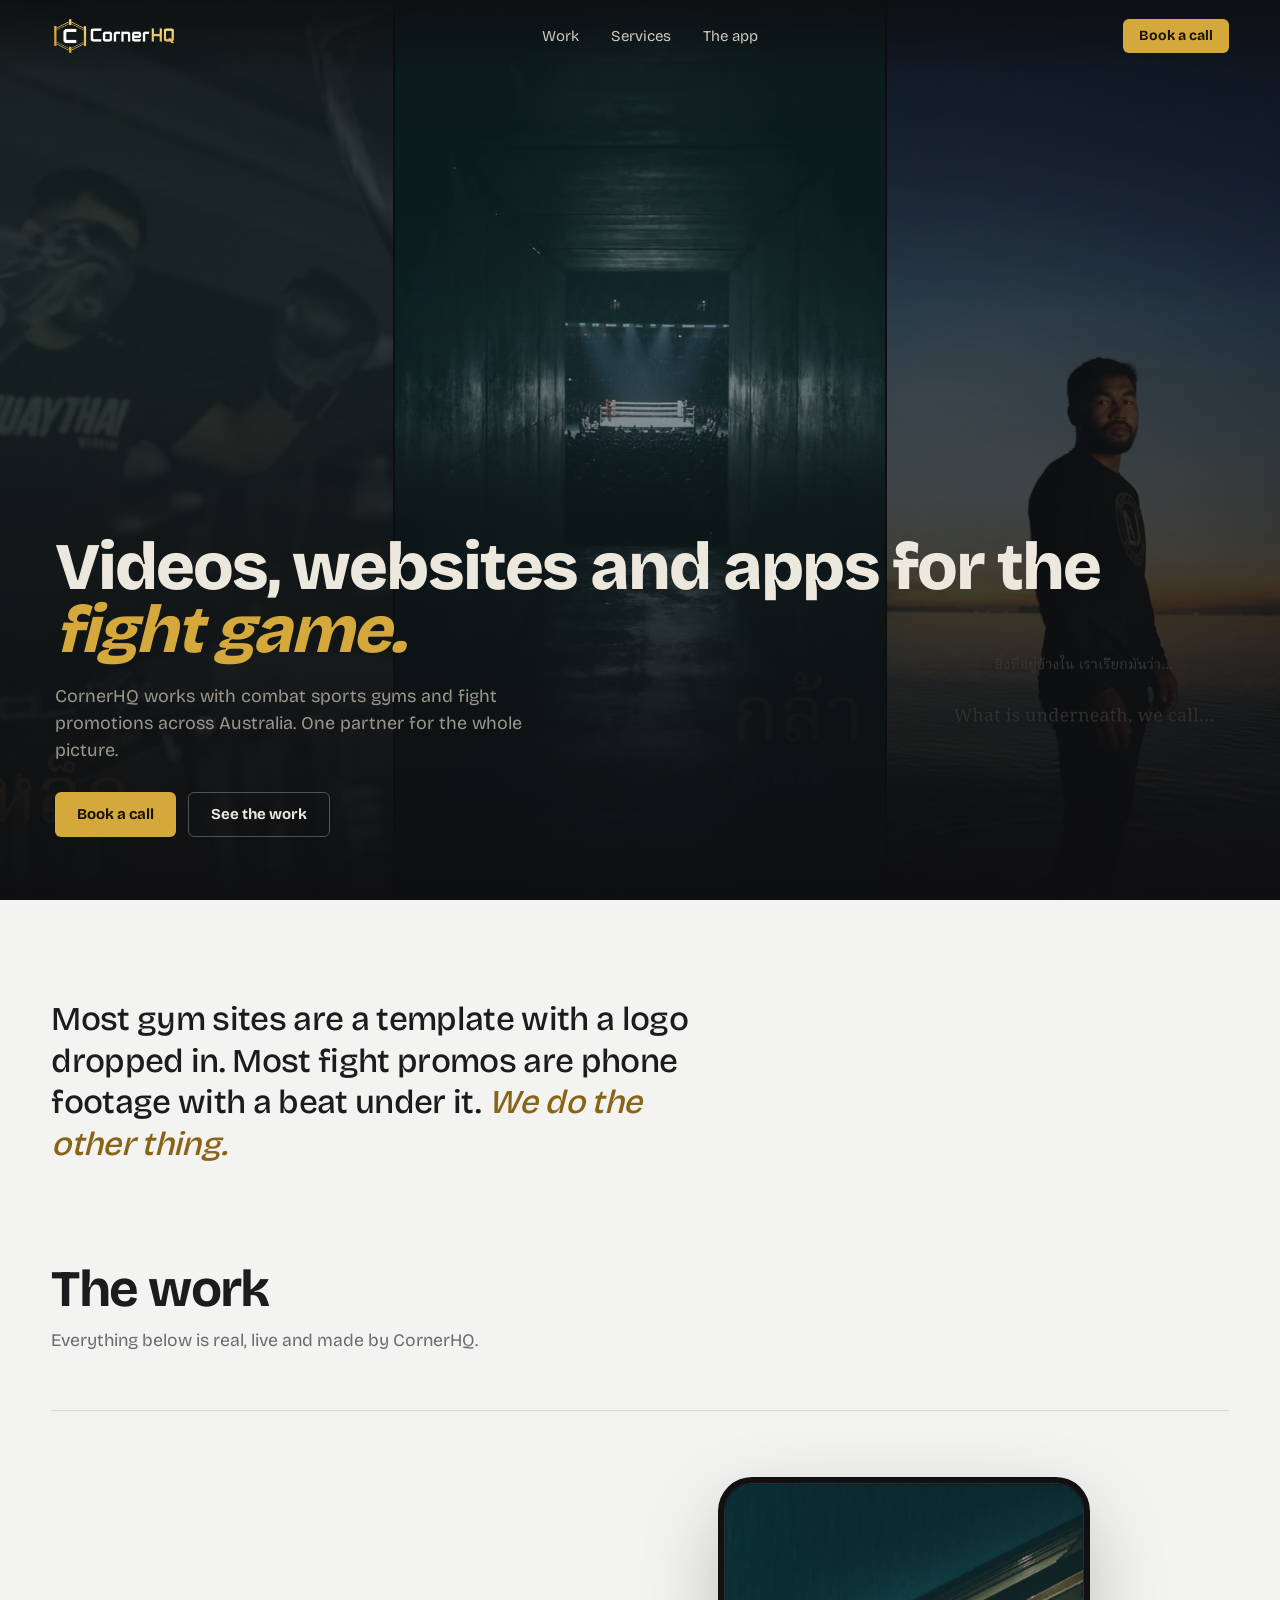
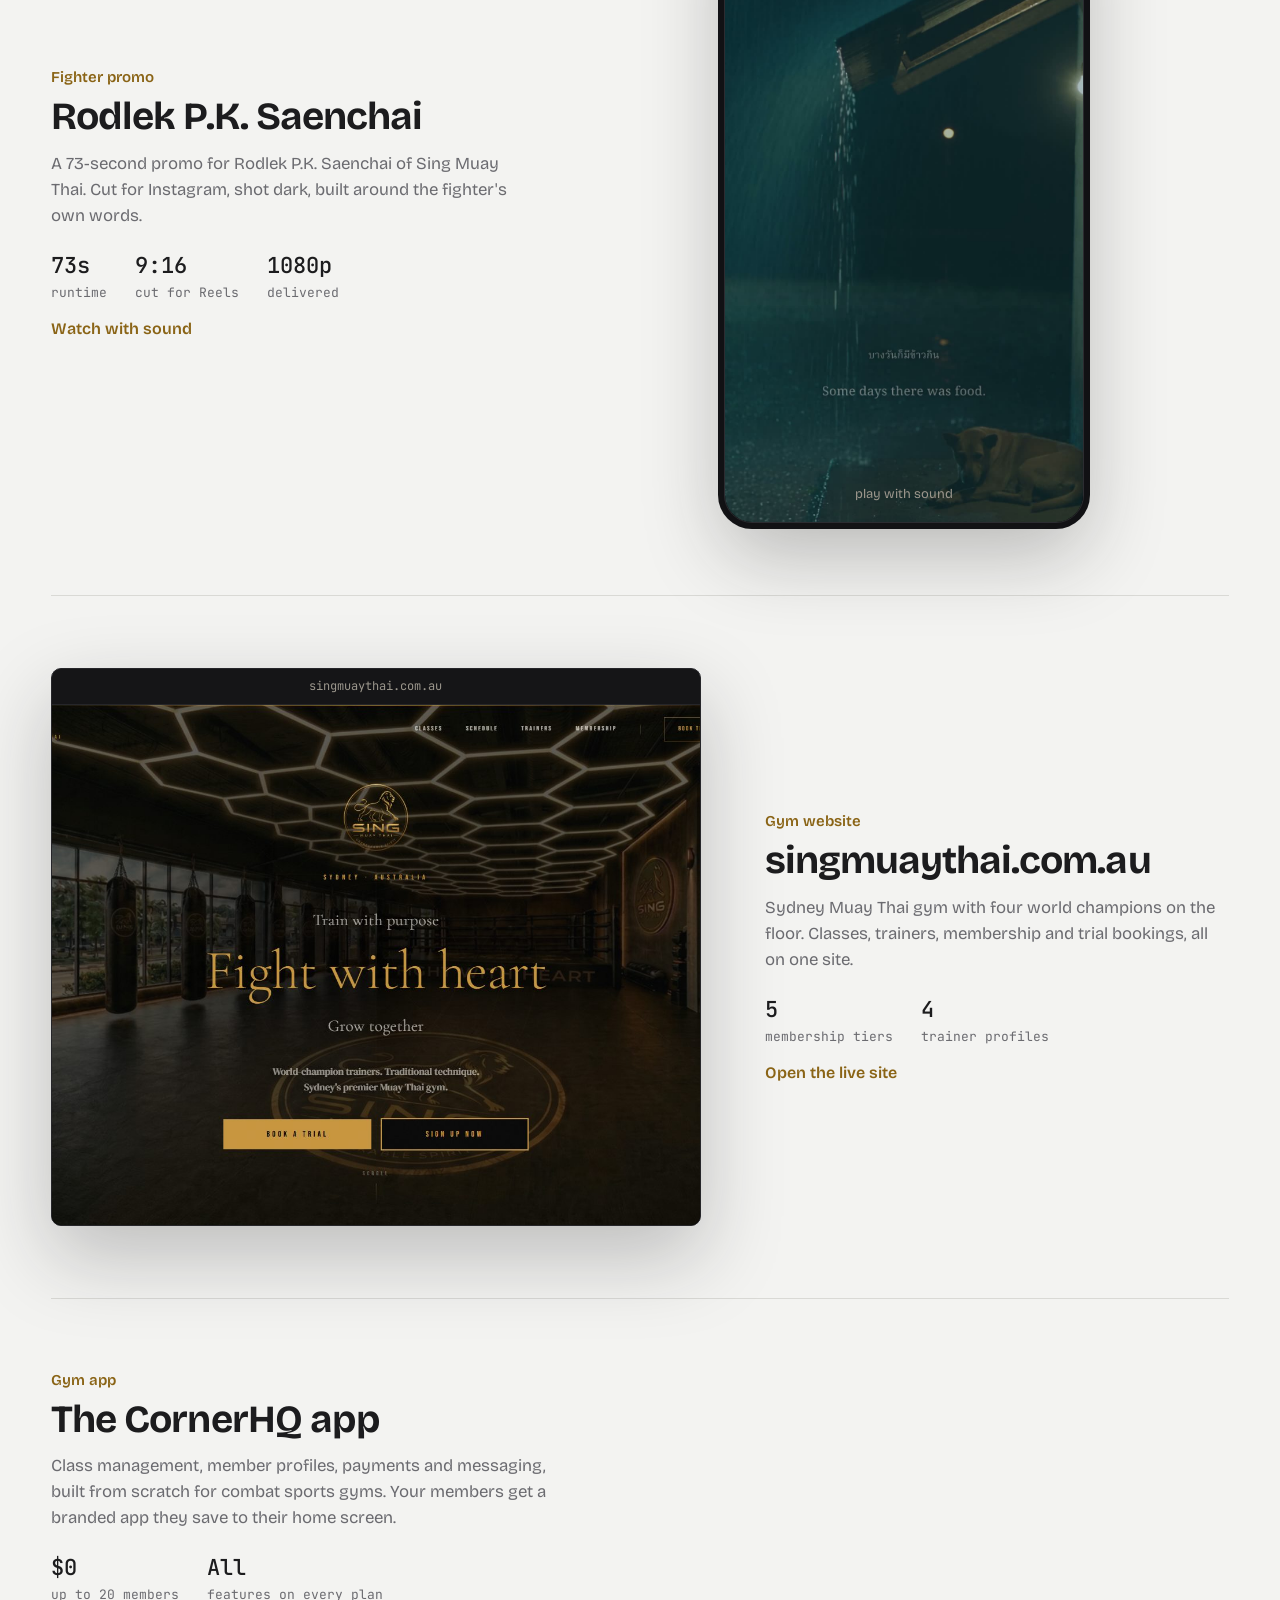
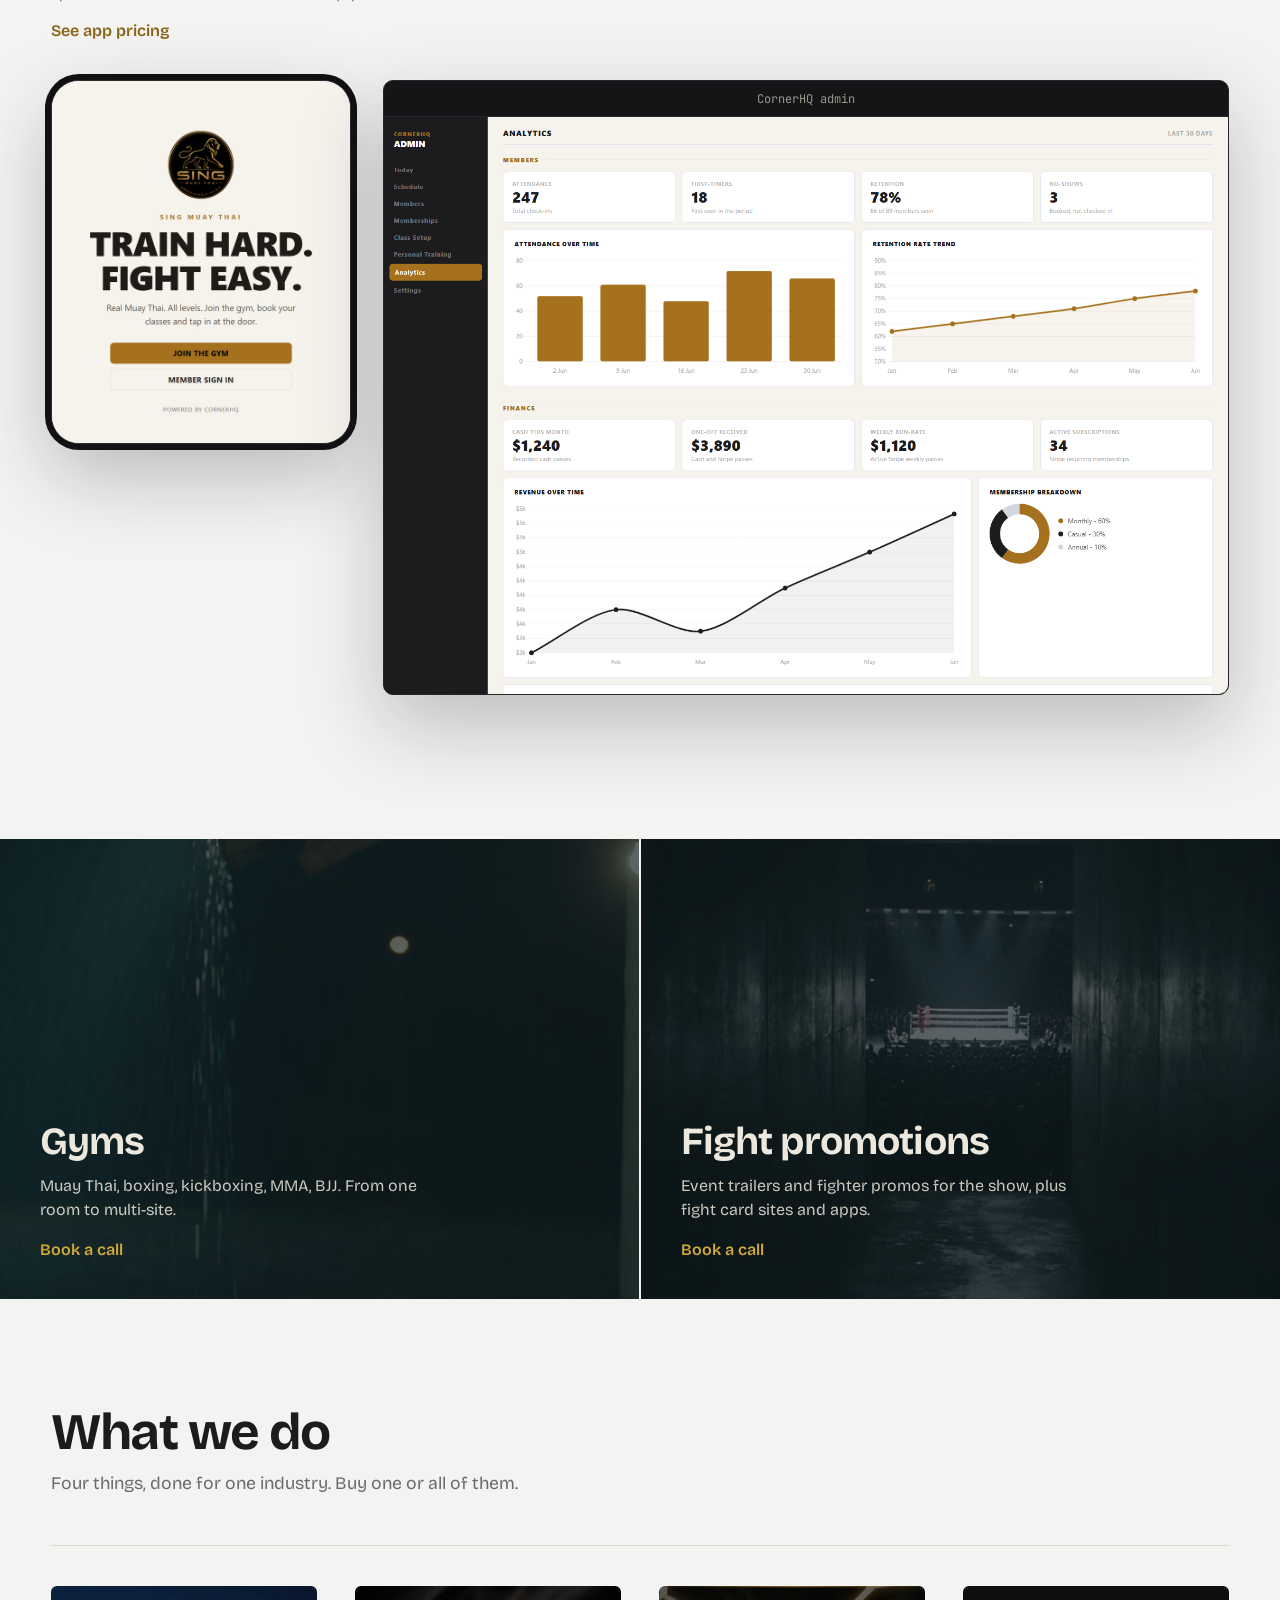
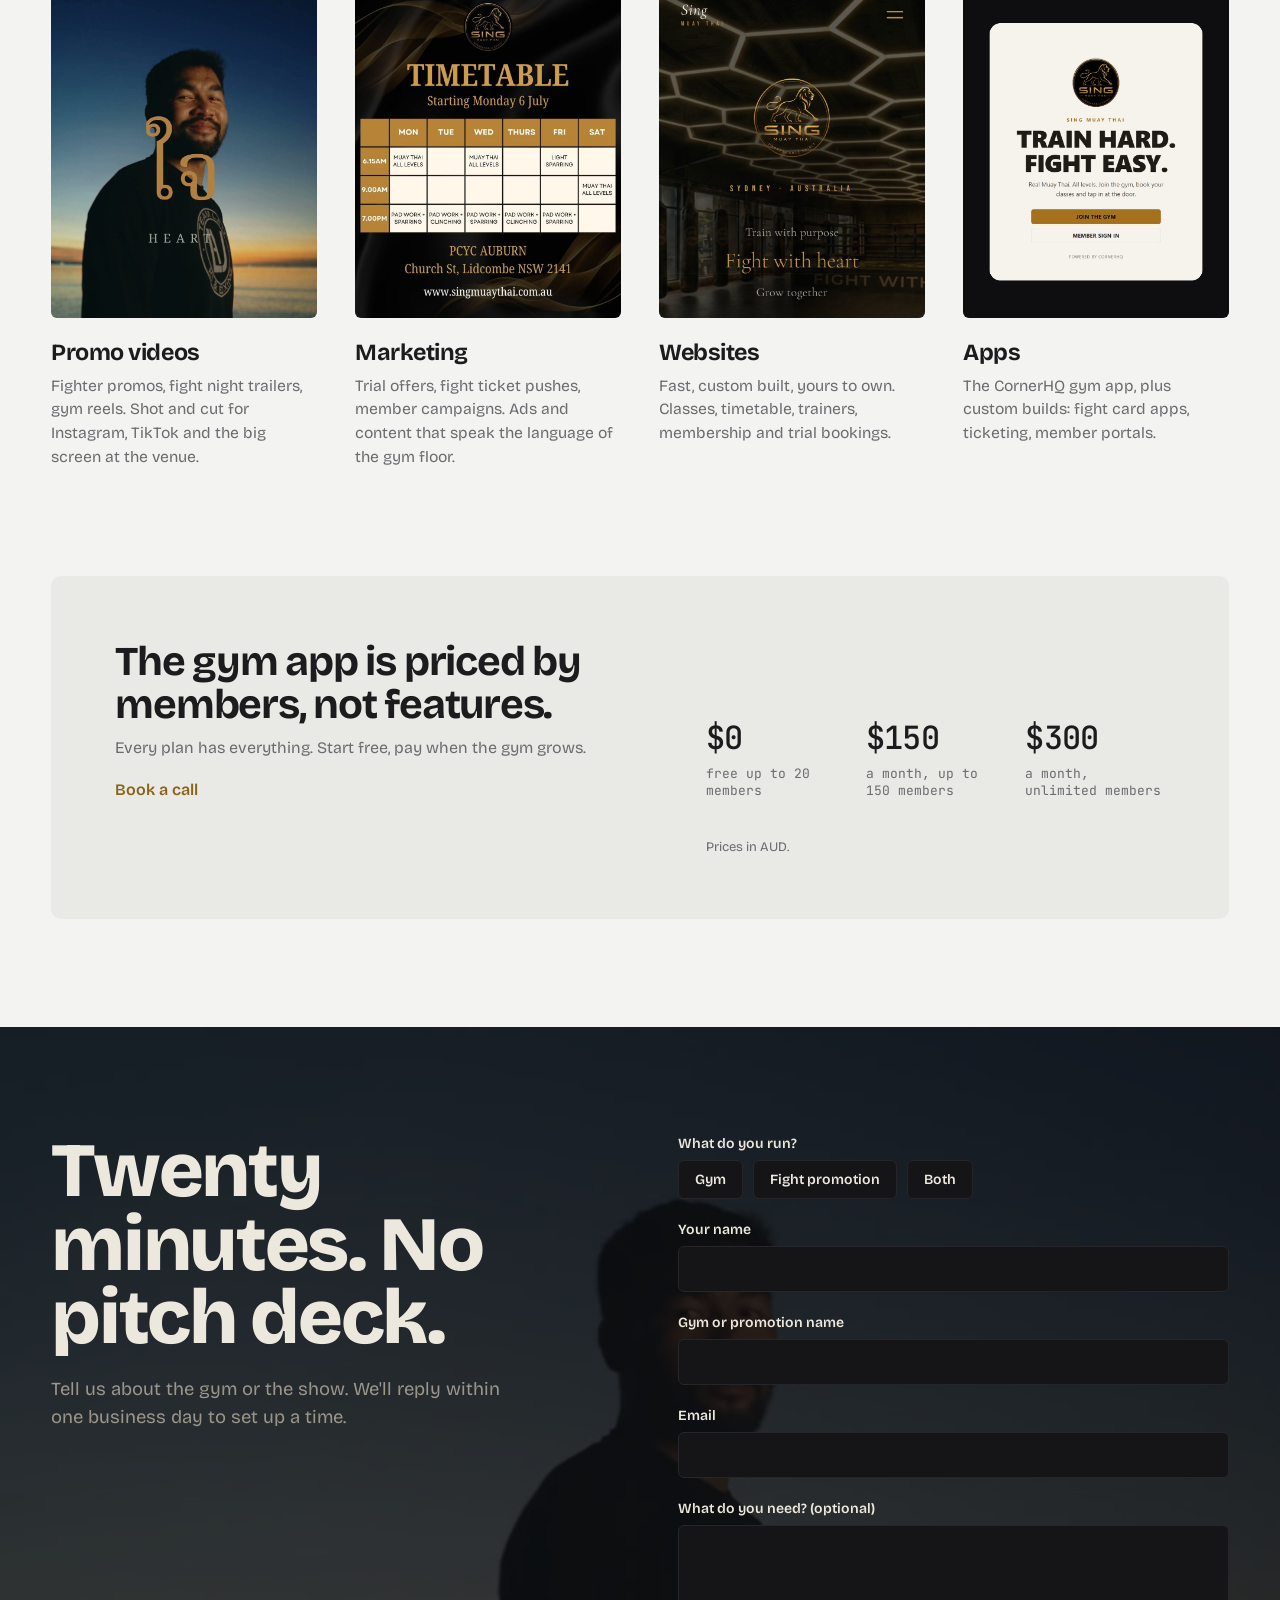
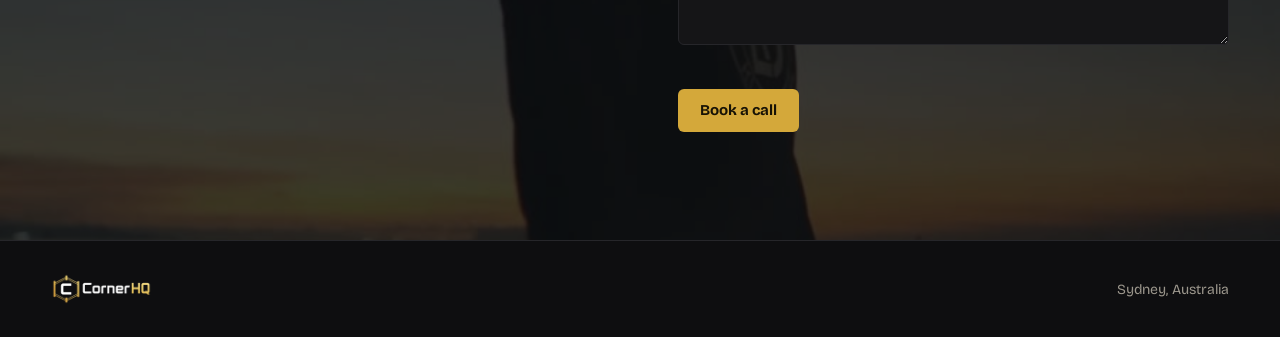
<file: index.html>
<!DOCTYPE html>
<html lang="en-AU">
<head>
  <meta charset="UTF-8">
  <meta name="viewport" content="width=device-width, initial-scale=1.0">
  <title>CornerHQ: videos, websites and apps for the fight game</title>
  <meta name="description" content="CornerHQ makes promo videos, marketing, websites and apps for combat sports gyms and fight promotions across Australia.">
  <meta property="og:title" content="CornerHQ: videos, websites and apps for the fight game">
  <meta property="og:description" content="Promo videos, marketing, websites and apps for combat sports gyms and fight promotions across Australia.">
  <meta property="og:image" content="https://www.cornerhq.com.au/images/og.jpg">
  <meta property="og:image:width" content="1200">
  <meta property="og:image:height" content="630">
  <meta property="og:type" content="website">
  <meta property="og:url" content="https://www.cornerhq.com.au/">
  <link rel="canonical" href="https://www.cornerhq.com.au/">
  <link rel="icon" href="images/favicon.png" type="image/png">
  <meta name="theme-color" content="#0E0E10">
  <link rel="preload" href="fonts/bricolage-grotesque.woff2" as="font" type="font/woff2" crossorigin>
  <link rel="preload" href="images/reel/poster.jpg" as="image">
  <link rel="stylesheet" href="css/site.css">
</head>
<body>

  <header class="nav" id="nav">
    <a class="nav-logo" href="#top" aria-label="CornerHQ home">
      <img class="logo-light" src="images/logo-light.png" alt="CornerHQ" width="220" height="70">
      <img class="logo-dark" src="images/logo-dark.png" alt="CornerHQ" width="220" height="70">
    </a>
    <nav class="nav-links" aria-label="Main">
      <a href="#work">Work</a>
      <a href="#services">Services</a>
      <a href="#app">The app</a>
    </nav>
    <a class="btn" href="#book">Book a call</a>
  </header>

  <main id="top">

    <section class="hero" id="hero">
      <div class="hero-strip" aria-hidden="true">
        <div class="hero-still"><img src="images/reel/f54.jpg" alt="" loading="eager"></div>
        <div>
          <video class="hero-video" src="video/reel-loop.mp4" poster="images/reel/poster.jpg" muted loop playsinline preload="metadata"></video>
        </div>
        <div class="hero-still"><img src="images/reel/f63.jpg" alt="" loading="eager"></div>
      </div>
      <div class="wrap hero-copy">
        <h1 class="rise">Videos, websites and apps for the <em>fight game.</em></h1>
        <p class="hero-sub rise">CornerHQ works with combat sports gyms and fight promotions across Australia. One partner for the whole picture.</p>
        <div class="hero-ctas rise">
          <a class="btn" href="#book">Book a call</a>
          <a class="btn btn-ghost" href="#work">See the work</a>
        </div>
      </div>
    </section>

    <section class="opinion">
      <div class="wrap">
        <p class="reveal">Most gym sites are a template with a logo dropped in. Most fight promos are phone footage with a beat under it. <em>We do the other thing.</em></p>
      </div>
    </section>

    <section class="work" id="work">
      <div class="wrap">
        <h2 class="section-title reveal">The work</h2>
        <p class="section-lead reveal">Everything below is real, live and made by CornerHQ.</p>

        <article class="piece reveal">
          <div class="piece-text">
            <p class="piece-kind">Fighter promo</p>
            <h3>Rodlek P.K. Saenchai</h3>
            <p>A 73-second promo for Rodlek P.K. Saenchai of Sing Muay Thai. Cut for Instagram, shot dark, built around the fighter's own words.</p>
            <div class="facts">
              <div><b>73s</b>runtime</div>
              <div><b>9:16</b>cut for Reels</div>
              <div><b>1080p</b>delivered</div>
            </div>
            <button class="link btn-watch" type="button">Watch with sound</button>
          </div>
          <div class="phone">
            <video class="loop-video" src="video/reel-loop.mp4" poster="images/reel/f10.jpg" muted loop playsinline preload="metadata"></video>
            <button class="phone-open btn-watch" type="button" aria-label="Play the full promo with sound"><span>play with sound</span></button>
          </div>
        </article>

        <article class="piece piece-flip reveal">
          <div class="piece-text">
            <p class="piece-kind">Gym website</p>
            <h3>singmuaythai.com.au</h3>
            <p>Sydney Muay Thai gym with four world champions on the floor. Classes, trainers, membership and trial bookings, all on one site.</p>
            <div class="facts">
              <div><b>5</b>membership tiers</div>
              <div><b>4</b>trainer profiles</div>
            </div>
            <a class="link" href="https://www.singmuaythai.com.au" target="_blank" rel="noopener">Open the live site</a>
          </div>
          <a class="browser" href="https://www.singmuaythai.com.au" target="_blank" rel="noopener" aria-label="Open singmuaythai.com.au in a new tab">
            <div class="browser-bar">singmuaythai.com.au</div>
            <div class="browser-body">
              <img src="images/sing-site.jpg" alt="Screenshot of the Sing Muay Thai website" loading="lazy" width="1280" height="900">
            </div>
          </a>
        </article>

        <article class="piece piece-wide reveal">
          <div class="piece-text">
            <p class="piece-kind">Gym app</p>
            <h3>The CornerHQ app</h3>
            <p>Class management, member profiles, payments and messaging, built from scratch for combat sports gyms. Your members get a branded app they save to their home screen.</p>
            <div class="facts">
              <div><b>$0</b>up to 20 members</div>
              <div><b>All</b>features on every plan</div>
            </div>
            <a class="link" href="#app">See app pricing</a>
          </div>
          <div class="app-shots">
            <div class="phone-shot">
              <img src="images/member-app.png" alt="Sing Muay Thai member app home screen, powered by CornerHQ" loading="lazy" width="660" height="800">
            </div>
            <div class="browser">
              <div class="browser-bar">CornerHQ admin</div>
              <div class="browser-body">
                <img src="images/admin-dashboard.png" alt="CornerHQ admin dashboard showing members, attendance and revenue" loading="lazy" width="1547" height="1058">
              </div>
            </div>
          </div>
        </article>
      </div>

      <div class="who">
        <a href="#book">
          <img src="images/reel/f10.jpg" alt="" loading="lazy">
          <div class="who-text">
            <h3>Gyms</h3>
            <p>Muay Thai, boxing, kickboxing, MMA, BJJ. From one room to multi-site.</p>
            <span class="link">Book a call</span>
          </div>
        </a>
        <a href="#book">
          <img src="images/reel/f27.jpg" alt="" loading="lazy">
          <div class="who-text">
            <h3>Fight promotions</h3>
            <p>Event trailers and fighter promos for the show, plus fight card sites and apps.</p>
            <span class="link">Book a call</span>
          </div>
        </a>
      </div>
    </section>

    <section class="services" id="services">
      <div class="wrap">
        <h2 class="section-title reveal">What we do</h2>
        <p class="section-lead reveal">Four things, done for one industry. Buy one or all of them.</p>
        <div class="svc-row">
          <div class="svc reveal">
            <img src="images/svc-promo.jpg" alt="Title card from the Rodlek P.K. Saenchai promo" loading="lazy" width="900" height="1125">
            <h3>Promo videos</h3>
            <p>Fighter promos, fight night trailers, gym reels. Shot and cut for Instagram, TikTok and the big screen at the venue.</p>
          </div>
          <div class="svc reveal">
            <img src="images/svc-marketing.jpg" alt="Sing Muay Thai timetable post for Instagram" loading="lazy" width="900" height="1125">
            <h3>Marketing</h3>
            <p>Trial offers, fight ticket pushes, member campaigns. Ads and content that speak the language of the gym floor.</p>
          </div>
          <div class="svc reveal">
            <img src="images/svc-website.jpg" alt="singmuaythai.com.au on a phone" loading="lazy" width="900" height="1125">
            <h3>Websites</h3>
            <p>Fast, custom built, yours to own. Classes, timetable, trainers, membership and trial bookings.</p>
          </div>
          <div class="svc reveal">
            <img src="images/svc-app.jpg" alt="Sing Muay Thai member app, powered by CornerHQ" loading="lazy" width="900" height="1125">
            <h3>Apps</h3>
            <p>The CornerHQ gym app, plus custom builds: fight card apps, ticketing, member portals.</p>
          </div>
        </div>
      </div>
    </section>

    <span id="pricing" class="anchor" aria-hidden="true"></span>
    <section class="app" id="app">
      <div class="wrap">
        <div class="app-box reveal">
          <div>
            <h2>The gym app is priced by members, not features.</h2>
            <p>Every plan has everything. Start free, pay when the gym grows.</p>
            <a class="link" href="#book">Book a call</a>
          </div>
          <div class="tiers">
            <div><b>$0</b>free up to 20 members</div>
            <div><b>$150</b>a month, up to 150 members</div>
            <div><b>$300</b>a month, unlimited members</div>
          </div>
          <p class="tiers-note">Prices in AUD.</p>
        </div>
      </div>
    </section>

    <span id="contact" class="anchor" aria-hidden="true"></span>
    <section class="book" id="book">
      <img class="book-bg" src="images/reel/f63.jpg" alt="" loading="lazy">
      <div class="wrap">
        <div class="book-intro">
          <h2 class="reveal">Twenty minutes. No pitch deck.</h2>
          <p class="reveal">Tell us about the gym or the show. We'll reply within one business day to set up a time.</p>
        </div>
        <form class="form" id="enquiry" action="https://api.web3forms.com/submit" method="POST" novalidate>
          <input type="hidden" name="access_key" value="5406bfa5-c77e-400b-b2ca-8432e988be85">
          <input type="hidden" name="subject" value="New enquiry from cornerhq.com.au">
          <input type="checkbox" name="botcheck" class="visually-hidden" tabindex="-1" autocomplete="off" aria-hidden="true">

          <fieldset class="field">
            <legend class="label">What do you run?</legend>
            <div class="pills">
              <label><input type="radio" name="Business type" value="Gym" required><span>Gym</span></label>
              <label><input type="radio" name="Business type" value="Fight promotion"><span>Fight promotion</span></label>
              <label><input type="radio" name="Business type" value="Both"><span>Both</span></label>
            </div>
          </fieldset>

          <div class="field">
            <label for="f-name">Your name</label>
            <input id="f-name" name="Name" type="text" autocomplete="name" required>
          </div>
          <div class="field">
            <label for="f-business">Gym or promotion name</label>
            <input id="f-business" name="Business" type="text" autocomplete="organization" required>
          </div>
          <div class="field">
            <label for="f-email">Email</label>
            <input id="f-email" name="Email" type="email" autocomplete="email" required>
          </div>
          <div class="field">
            <label for="f-message">What do you need? (optional)</label>
            <textarea id="f-message" name="Message"></textarea>
          </div>

          <p class="form-error" id="form-error" role="alert"></p>
          <div>
            <button class="btn" type="submit" id="form-submit">Book a call</button>
          </div>
        </form>
        <div class="form-success" id="form-success" role="status" tabindex="-1">
          Got it. We'll reply within one business day to set up a time.
        </div>
      </div>
    </section>

  </main>

  <footer>
    <div class="wrap">
      <img src="images/logo-light.png" alt="CornerHQ" width="176" height="56">
      <span>Sydney, Australia</span>
    </div>
  </footer>

  <dialog class="lightbox" id="lightbox" aria-label="Full promo video">
    <div class="lightbox-inner">
      <video id="lightbox-video" controls playsinline preload="none" poster="images/reel/poster.jpg"></video>
      <button class="lightbox-close" type="button" id="lightbox-close">Close</button>
    </div>
  </dialog>

  <script src="js/site.js" defer></script>
</body>
</html>
</file>
<file: css/site.css>
/* CornerHQ site styles.
   Locked rules (spec section 7): light paper page, dark surfaces only where media
   lives (hero, "who" blocks, closing band). One accent (gold). Bricolage Grotesque
   for everything, JetBrains Mono for numbers only. Radius rule: 6px buttons and
   thumbnails, 10px browser frames, 28px phone frame. */

@font-face {
  font-family: "Bricolage Grotesque";
  src: url("../fonts/bricolage-grotesque.woff2") format("woff2");
  font-weight: 200 800;
  font-display: swap;
}
@font-face {
  font-family: "JetBrains Mono";
  src: url("../fonts/jetbrains-mono.woff2") format("woff2");
  font-weight: 100 800;
  font-display: swap;
}

:root {
  --paper: #F3F3F1;
  --paper-2: #E9E9E6;
  --ink: #1C1C1E;
  --ink-2: #6B6B70;
  --line: #D9D9D5;
  --dark: #0E0E10;
  --dark-2: #151517;
  --dark-line: #26262A;
  --bone: #EDE8DD;
  --bone-2: #9B968C;
  --gold: #8A6416;
  --gold-dark: #D4A83A;
  --gold-hover: #E2B84C;
  --r: 6px;
  --r-frame: 10px;
  --r-phone: 28px;
  --font: "Bricolage Grotesque", system-ui, -apple-system, "Segoe UI", sans-serif;
  --mono: "JetBrains Mono", ui-monospace, "Cascadia Code", monospace;
  --ease: cubic-bezier(0.16, 1, 0.3, 1);
  --nav-h: 72px;
}

* { box-sizing: border-box; }
html { scroll-behavior: smooth; }
body {
  margin: 0;
  background: var(--paper);
  color: var(--ink);
  font-family: var(--font);
  -webkit-font-smoothing: antialiased;
  text-rendering: optimizeLegibility;
}
img, video { display: block; max-width: 100%; }
a { color: inherit; text-decoration: none; }
h1, h2, h3 { margin: 0; }
p { margin: 0; }
:focus-visible { outline: 2px solid var(--gold-dark); outline-offset: 3px; }
.wrap { max-width: 1280px; margin: 0 auto; padding: 0 clamp(20px, 4vw, 56px); }
section[id], .anchor { scroll-margin-top: calc(var(--nav-h) + 24px); }
.anchor { display: block; }
.visually-hidden { position: absolute; width: 1px; height: 1px; overflow: hidden; clip: rect(0 0 0 0); white-space: nowrap; }

/* Buttons */
.btn {
  display: inline-flex; align-items: center; gap: 10px;
  padding: 14px 22px; border: 0; border-radius: var(--r); cursor: pointer;
  font: inherit; font-weight: 700; font-size: 15px; line-height: 1;
  background: var(--gold-dark); color: #171205;
  transition: transform .25s var(--ease), background .2s;
}
.btn:hover { transform: translateY(-2px); background: var(--gold-hover); }
.btn:active { transform: scale(.98); }
.btn-ghost { background: transparent; color: var(--bone); border: 1px solid rgba(237, 232, 221, .3); }
.btn-ghost:hover { background: rgba(255, 255, 255, .06); }
.link { color: var(--gold); font-weight: 600; }
.link:hover { text-decoration: underline; }
button.link { border: 0; background: none; padding: 0; font: inherit; font-weight: 600; cursor: pointer; }

/* Nav: dark over the hero, paper once the hero has scrolled away */
.nav {
  position: fixed; inset: 0 0 auto 0; z-index: 20; height: var(--nav-h);
  display: flex; align-items: center; justify-content: space-between;
  padding: 0 clamp(20px, 4vw, 56px);
  color: var(--bone);
  background: linear-gradient(180deg, rgba(14, 14, 16, .85), transparent);
  transition: background .35s, color .35s, box-shadow .35s;
}
.nav-logo img { height: 40px; width: auto; }
.nav-logo .logo-dark { display: none; }
.nav-links { display: flex; gap: 32px; font-size: 15px; opacity: .85; }
.nav-links a:hover { opacity: 1; }
.nav .btn { padding: 10px 16px; font-size: 14px; }
.nav.is-light { color: var(--ink); background: rgba(243, 243, 241, .88); backdrop-filter: blur(12px); box-shadow: 0 1px 0 var(--line); }
.nav.is-light .logo-light { display: none; }
.nav.is-light .logo-dark { display: block; }

/* Hero: dark triptych of the reel */
.hero { position: relative; min-height: 100vh; min-height: 100dvh; display: grid; grid-template-rows: 1fr auto; background: var(--dark); color: var(--bone); }
.hero-strip { position: absolute; inset: 0; display: grid; grid-template-columns: 1fr 1.25fr 1fr; gap: 2px; background: var(--dark); }
.hero-strip > div { position: relative; overflow: hidden; }
.hero-strip img, .hero-strip video { width: 100%; height: 100%; object-fit: cover; filter: saturate(.9); }
.hero-still img { opacity: .55; }
.hero-strip::after {
  content: ""; position: absolute; inset: 0; pointer-events: none;
  background: linear-gradient(180deg, rgba(14, 14, 16, .25) 0%, rgba(14, 14, 16, 0) 35%, rgba(14, 14, 16, .5) 60%, rgba(14, 14, 16, .96) 100%);
}
.hero-copy { position: relative; z-index: 2; grid-row: 2; padding-bottom: clamp(40px, 7vh, 80px); }
.hero h1 { font-size: clamp(2.4rem, 5.2vw, 4.8rem); line-height: .96; letter-spacing: -.03em; font-weight: 800; max-width: 26ch; margin-bottom: 20px; }
.hero h1 em { font-style: italic; color: var(--gold-dark); }
.hero-sub { font-size: clamp(1.05rem, 1.4vw, 1.3rem); color: var(--bone-2); max-width: 42ch; margin-bottom: 28px; line-height: 1.5; }
.hero-ctas { display: flex; gap: 12px; flex-wrap: wrap; }
.rise { animation: rise .9s var(--ease) both; }
.rise:nth-child(2) { animation-delay: .1s; }
.rise:nth-child(3) { animation-delay: .2s; }
@keyframes rise { from { opacity: 0; transform: translateY(18px); } to { opacity: 1; transform: none; } }

/* Opinion line */
.opinion { padding: clamp(72px, 11vh, 130px) 0 0; }
.opinion p { font-size: clamp(1.5rem, 2.6vw, 2.3rem); line-height: 1.25; letter-spacing: -.02em; font-weight: 500; max-width: 30ch; }
.opinion em { font-style: italic; color: var(--gold); }

/* The work */
.work { padding: clamp(72px, 11vh, 130px) 0 0; }
.section-title { font-size: clamp(2rem, 4vw, 3.4rem); letter-spacing: -.03em; font-weight: 700; line-height: 1; margin-bottom: 12px; }
.section-lead { color: var(--ink-2); font-size: 1.1rem; max-width: 55ch; line-height: 1.5; }
.work .section-lead { margin-bottom: 56px; }
.piece { display: grid; grid-template-columns: 5fr 7fr; gap: clamp(28px, 5vw, 80px); align-items: center; padding: clamp(48px, 8vh, 96px) 0; border-top: 1px solid var(--line); }
.piece-flip { grid-template-columns: 7fr 5fr; }
.piece-flip .piece-text { order: 2; }
.piece-wide { display: block; }
.piece-wide .piece-text { max-width: 60ch; margin-bottom: 40px; }
.piece-kind { color: var(--gold); font-weight: 600; font-size: 15px; margin-bottom: 10px; }
.piece h3 { font-size: clamp(1.7rem, 3vw, 2.6rem); letter-spacing: -.025em; font-weight: 700; line-height: 1.05; margin-bottom: 14px; }
.piece-text p:not(.piece-kind) { color: var(--ink-2); line-height: 1.55; max-width: 48ch; margin-bottom: 22px; font-size: 1.05rem; }
.facts { display: flex; gap: 28px; font-family: var(--mono); font-size: 13px; color: var(--ink-2); }
.facts b { display: block; color: var(--ink); font-size: 22px; font-weight: 500; margin-bottom: 4px; }
.piece .link { display: inline-block; margin-top: 18px; }
.phone {
  position: relative; width: min(100%, 360px); aspect-ratio: 9 / 16; margin: 0 auto;
  border-radius: var(--r-phone); overflow: hidden; background: #000;
  border: 1px solid #2C2C31; box-shadow: 0 30px 80px rgba(28, 28, 30, .28), 0 0 0 6px #111114;
}
.phone video { width: 100%; height: 100%; object-fit: cover; }
.phone-open { position: absolute; inset: 0; width: 100%; border: 0; background: transparent; cursor: pointer; color: var(--bone); font: inherit; }
.phone-open span { position: absolute; inset: auto 0 20px 0; text-align: center; font-size: 13px; color: var(--bone-2); }
.phone-open:hover span { color: var(--bone); }
.browser { border-radius: var(--r-frame); overflow: hidden; border: 1px solid var(--dark-line); background: var(--dark-2); box-shadow: 0 30px 80px rgba(28, 28, 30, .25); transition: transform .3s var(--ease); }
.browser:hover { transform: translateY(-4px); }
a.browser { display: block; color: inherit; }
.browser-bar { height: 36px; display: flex; align-items: center; justify-content: center; border-bottom: 1px solid var(--dark-line); font-family: var(--mono); font-size: 12px; color: var(--bone-2); }
.browser-body { position: relative; height: 520px; background: #000; }
.browser-body img { width: 100%; height: 100%; object-fit: cover; object-position: top; }
.piece-wide .browser-body { height: auto; }
.app-shots { display: grid; grid-template-columns: 300px 1fr; gap: 32px; align-items: start; }
.phone-shot { border-radius: var(--r-phone); overflow: hidden; background: #F6F3ED; border: 1px solid #2C2C31; box-shadow: 0 30px 80px rgba(28, 28, 30, .28), 0 0 0 6px #111114; }
.phone-shot img { width: 100%; height: auto; }
.piece-wide .browser-body img { max-height: 640px; }

/* Who it's for: the one mid-page dark media block */
.who { display: grid; grid-template-columns: 1fr 1fr; gap: 2px; background: var(--paper); margin-top: clamp(48px, 8vh, 96px); }
.who a { position: relative; min-height: 460px; overflow: hidden; display: flex; align-items: flex-end; padding: 40px; color: var(--bone); background: var(--dark); }
.who img { position: absolute; inset: 0; width: 100%; height: 100%; object-fit: cover; opacity: .5; transition: transform .8s var(--ease), opacity .4s; }
.who a:hover img { transform: scale(1.04); opacity: .65; }
.who-text { position: relative; z-index: 1; }
.who h3 { font-size: clamp(1.8rem, 3vw, 2.6rem); letter-spacing: -.025em; font-weight: 700; margin-bottom: 10px; }
.who p { opacity: .85; max-width: 40ch; line-height: 1.5; }
.who .link { display: inline-block; margin-top: 18px; color: var(--gold-dark); }

/* What we do */
.services { padding: clamp(80px, 12vh, 140px) 0; }
.services .section-lead { margin-bottom: 48px; }
.svc-row { display: grid; grid-template-columns: repeat(4, 1fr); gap: clamp(20px, 3vw, 40px); padding-top: 40px; border-top: 1px solid var(--line); }
.svc img { width: 100%; height: auto; aspect-ratio: 4 / 5; object-fit: cover; border-radius: var(--r); margin-bottom: 20px; transition: transform .4s var(--ease); }
.svc:hover img { transform: translateY(-4px); }
.svc h3 { font-size: 1.45rem; letter-spacing: -.02em; font-weight: 700; margin-bottom: 8px; }
.svc p { color: var(--ink-2); line-height: 1.5; font-size: .98rem; }

/* App pricing */
.app { padding: 0 0 clamp(80px, 12vh, 140px); }
.app-box { background: var(--paper-2); border-radius: var(--r-frame); padding: clamp(32px, 5vw, 64px); display: grid; grid-template-columns: 1.2fr 1fr; gap: 40px; align-items: end; }
.app h2 { font-size: clamp(1.8rem, 3.2vw, 2.8rem); letter-spacing: -.03em; font-weight: 700; line-height: 1.05; max-width: 22ch; margin-bottom: 10px; }
.app-box > div > p { color: var(--ink-2); max-width: 55ch; line-height: 1.5; }
.tiers { display: grid; grid-template-columns: repeat(3, 1fr); gap: 20px; font-family: var(--mono); font-size: 13px; color: var(--ink-2); }
.tiers b { display: block; font-size: 32px; color: var(--ink); font-weight: 500; letter-spacing: -.02em; margin-bottom: 6px; }
.app-box .tiers-note { grid-column: 2; font-size: 13px; color: var(--ink-2); }
.app .link { display: inline-block; margin-top: 20px; }

/* Closing band: heading + enquiry form, the single dark band */
.book { position: relative; overflow: hidden; background: var(--dark); color: var(--bone); padding: clamp(80px, 12vh, 140px) 0; }
.book-bg { position: absolute; inset: 0; width: 100%; height: 100%; object-fit: cover; opacity: .22; }
.book .wrap { position: relative; z-index: 1; display: grid; grid-template-columns: 1fr 1fr; gap: clamp(40px, 6vw, 96px); align-items: start; }
.book h2 { font-size: clamp(2.6rem, 6vw, 5.2rem); letter-spacing: -.03em; font-weight: 800; line-height: .96; max-width: 12ch; margin-bottom: 20px; }
.book-intro p { color: var(--bone-2); font-size: 1.15rem; max-width: 40ch; line-height: 1.5; }
.form { display: grid; gap: 22px; }
.form[hidden] { display: none; }
.field { display: grid; gap: 8px; }
.field label, .field .label { font-size: 14px; font-weight: 600; color: var(--bone); }
.pills { position: relative; display: flex; gap: 10px; flex-wrap: wrap; }
.field .pills input { position: absolute; opacity: 0; width: 0; height: 0; }
.pills span { display: inline-block; padding: 10px 16px; border-radius: var(--r); border: 1px solid var(--dark-line); background: var(--dark-2); color: var(--bone); font-size: 14px; cursor: pointer; transition: border-color .2s, background .2s; }
.field .pills input:checked + span { border-color: var(--gold-dark); background: rgba(212, 168, 58, .12); }
.field .pills input:focus-visible + span { outline: 2px solid var(--gold-dark); outline-offset: 2px; }
.field input, .field textarea {
  width: 100%; padding: 13px 14px; border-radius: var(--r);
  border: 1px solid var(--dark-line); background: var(--dark-2); color: var(--bone);
  font: inherit; font-size: 15px;
}
.field input::placeholder, .field textarea::placeholder { color: #7A7570; }
.field input:focus, .field textarea:focus { outline: 2px solid var(--gold-dark); outline-offset: 0; border-color: var(--gold-dark); }
.field textarea { min-height: 120px; resize: vertical; }
.form-error { color: #F0A38B; font-size: 14px; line-height: 1.4; min-height: 0; }
.form-error:empty { margin-top: -22px; }
.form-success { display: none; padding: 24px; border-radius: var(--r); border: 1px solid var(--gold-dark); background: rgba(212, 168, 58, .1); font-size: 1.05rem; line-height: 1.5; }
.form-success.is-visible { display: block; }
fieldset.field { border: 0; padding: 0; margin: 0; min-width: 0; }
fieldset.field legend { padding: 0; margin-bottom: 8px; }

footer { background: var(--dark); color: var(--bone-2); border-top: 1px solid var(--dark-line); padding: 32px 0; }
footer .wrap { display: flex; justify-content: space-between; align-items: center; gap: 20px; flex-wrap: wrap; font-size: 14px; }
footer img { height: 32px; width: auto; }
footer a:hover { color: var(--bone); }

/* Lightbox for the full reel */
.lightbox { inset: 0; margin: 0; border: 0; padding: 0; background: transparent; max-width: none; max-height: none; width: 100%; height: 100vh; height: 100dvh; }
.lightbox::backdrop { background: rgba(14, 14, 16, .92); }
.lightbox-inner { position: relative; width: 100%; height: 100%; display: grid; place-items: center; }
.lightbox video { height: min(90dvh, 960px); max-width: 100%; aspect-ratio: 9 / 16; border-radius: var(--r-frame); background: #000; }
.lightbox-close { position: absolute; top: 20px; right: 20px; padding: 12px 16px; border: 1px solid rgba(237, 232, 221, .3); border-radius: var(--r); background: rgba(14, 14, 16, .6); color: var(--bone); font: inherit; font-size: 14px; cursor: pointer; }
.lightbox-close:hover { background: rgba(14, 14, 16, .9); }

/* Scroll reveal: CSS scroll-driven, no JS, progressive enhancement */
@media (prefers-reduced-motion: no-preference) {
  @supports (animation-timeline: view()) {
    .reveal { animation: reveal both; animation-timeline: view(); animation-range: entry 0% entry 45%; }
    @keyframes reveal { from { opacity: 0; transform: translateY(24px); } to { opacity: 1; transform: none; } }
  }
}
@media (prefers-reduced-motion: reduce) {
  html { scroll-behavior: auto; }
  .rise { animation: none; }
  .btn, .browser, .who img, .svc img, .nav { transition: none; }
  .btn:hover, .browser:hover, .who a:hover img, .svc:hover img { transform: none; }
}

/* Mobile collapse */
@media (max-width: 860px) {
  .nav-links { display: none; }
  .hero-strip { grid-template-columns: 1fr; }
  .hero-still { display: none; }
  .piece, .piece-flip { grid-template-columns: 1fr; }
  .piece-flip .piece-text { order: 0; }
  .browser-body { height: 380px; }
  .who { grid-template-columns: 1fr; }
  .who a { min-height: 340px; padding: 28px; }
  .svc-row { grid-template-columns: 1fr 1fr; gap: 24px; }
  .app-shots { grid-template-columns: 1fr; }
  .phone-shot { max-width: 320px; margin: 0 auto; }
  .app-box { grid-template-columns: 1fr; }
  .tiers { grid-template-columns: 1fr; gap: 14px; }
  .app-box .tiers-note { grid-column: 1; }
  .book .wrap { grid-template-columns: 1fr; }
  .facts { flex-wrap: wrap; gap: 18px; }
}
</file>
